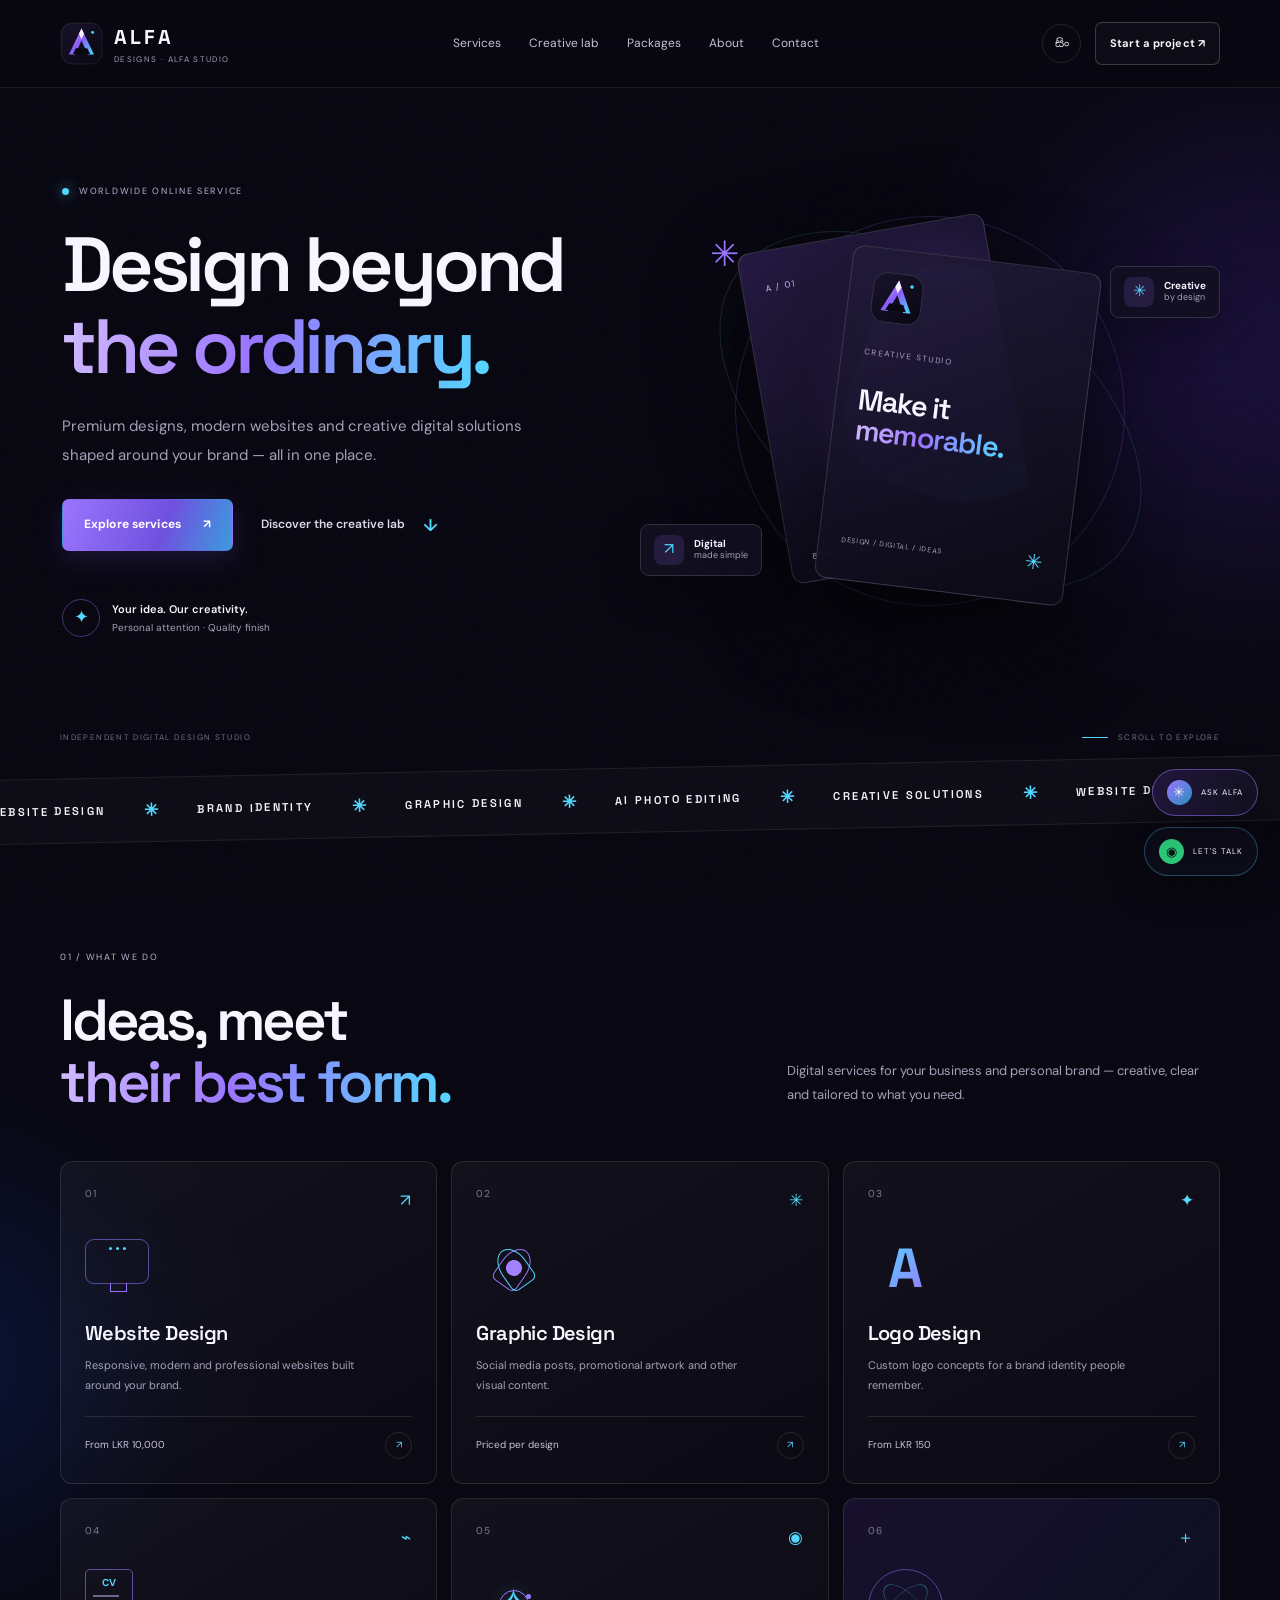
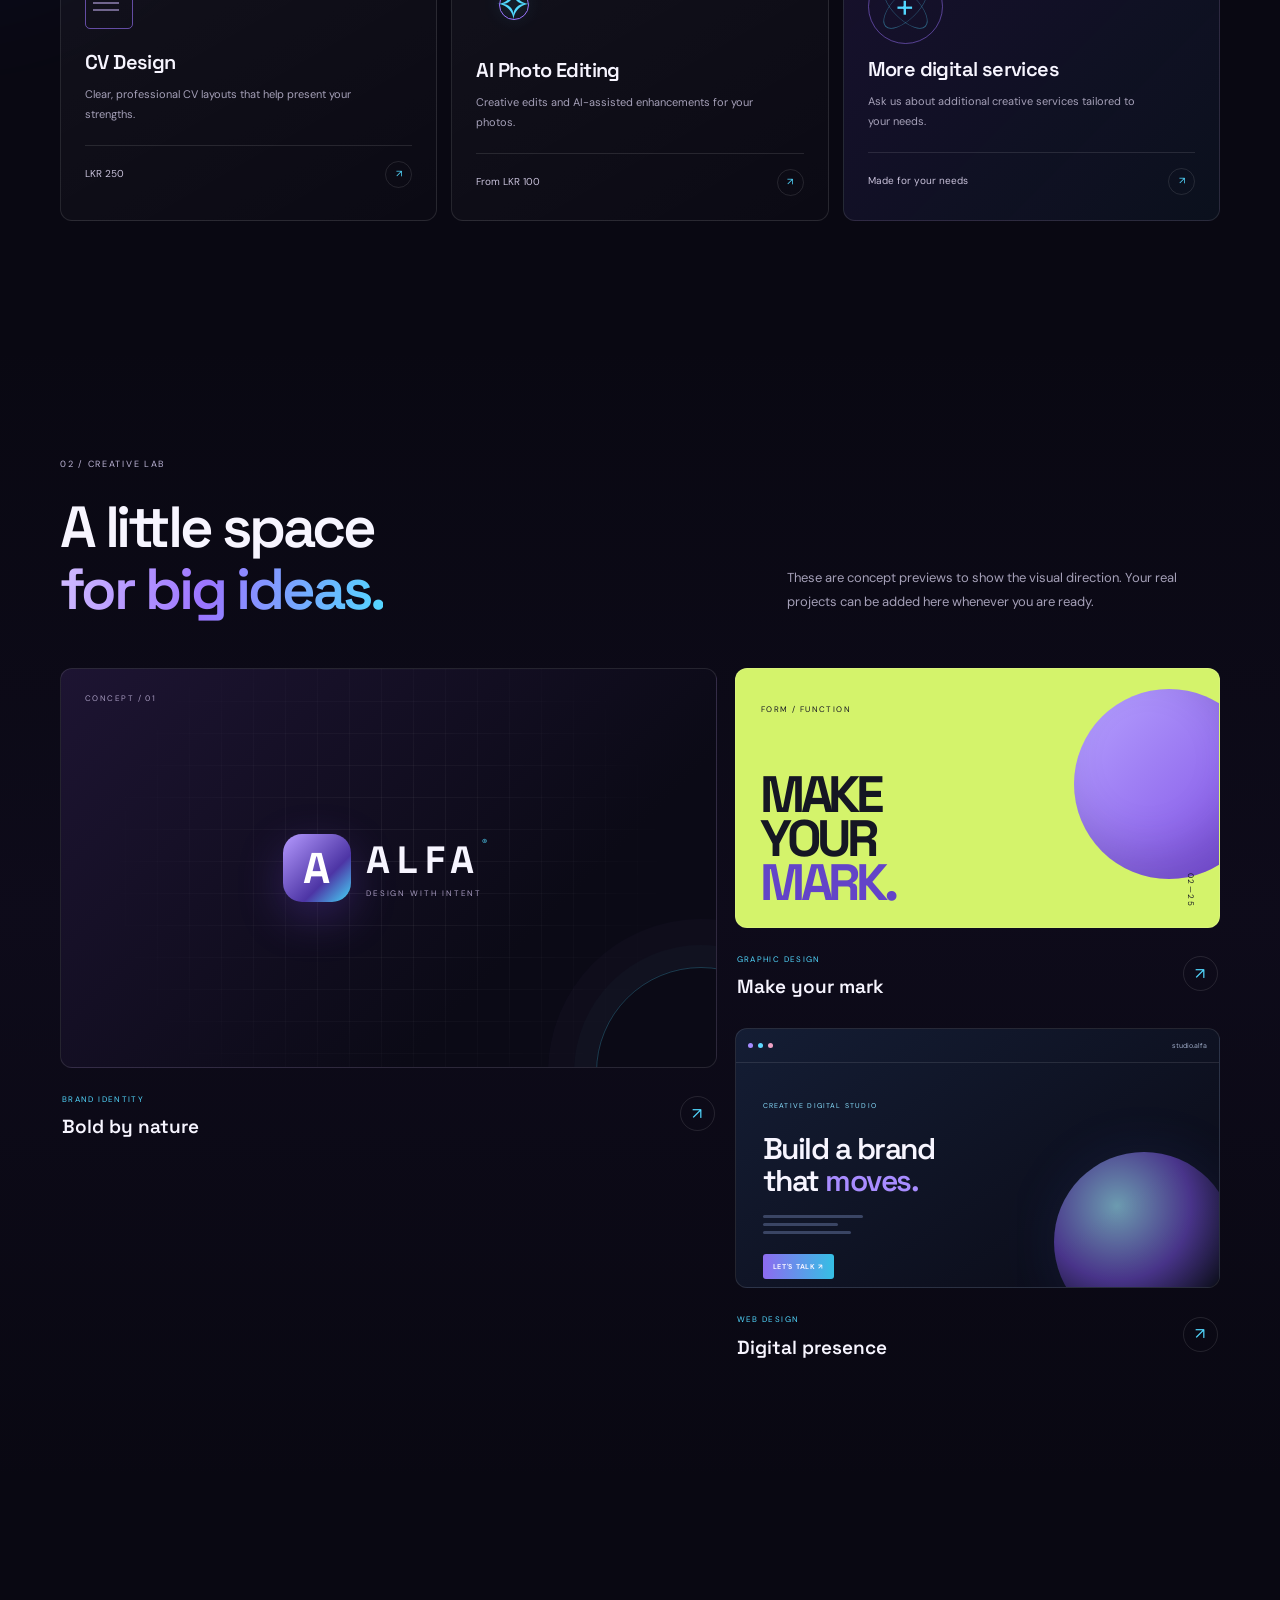
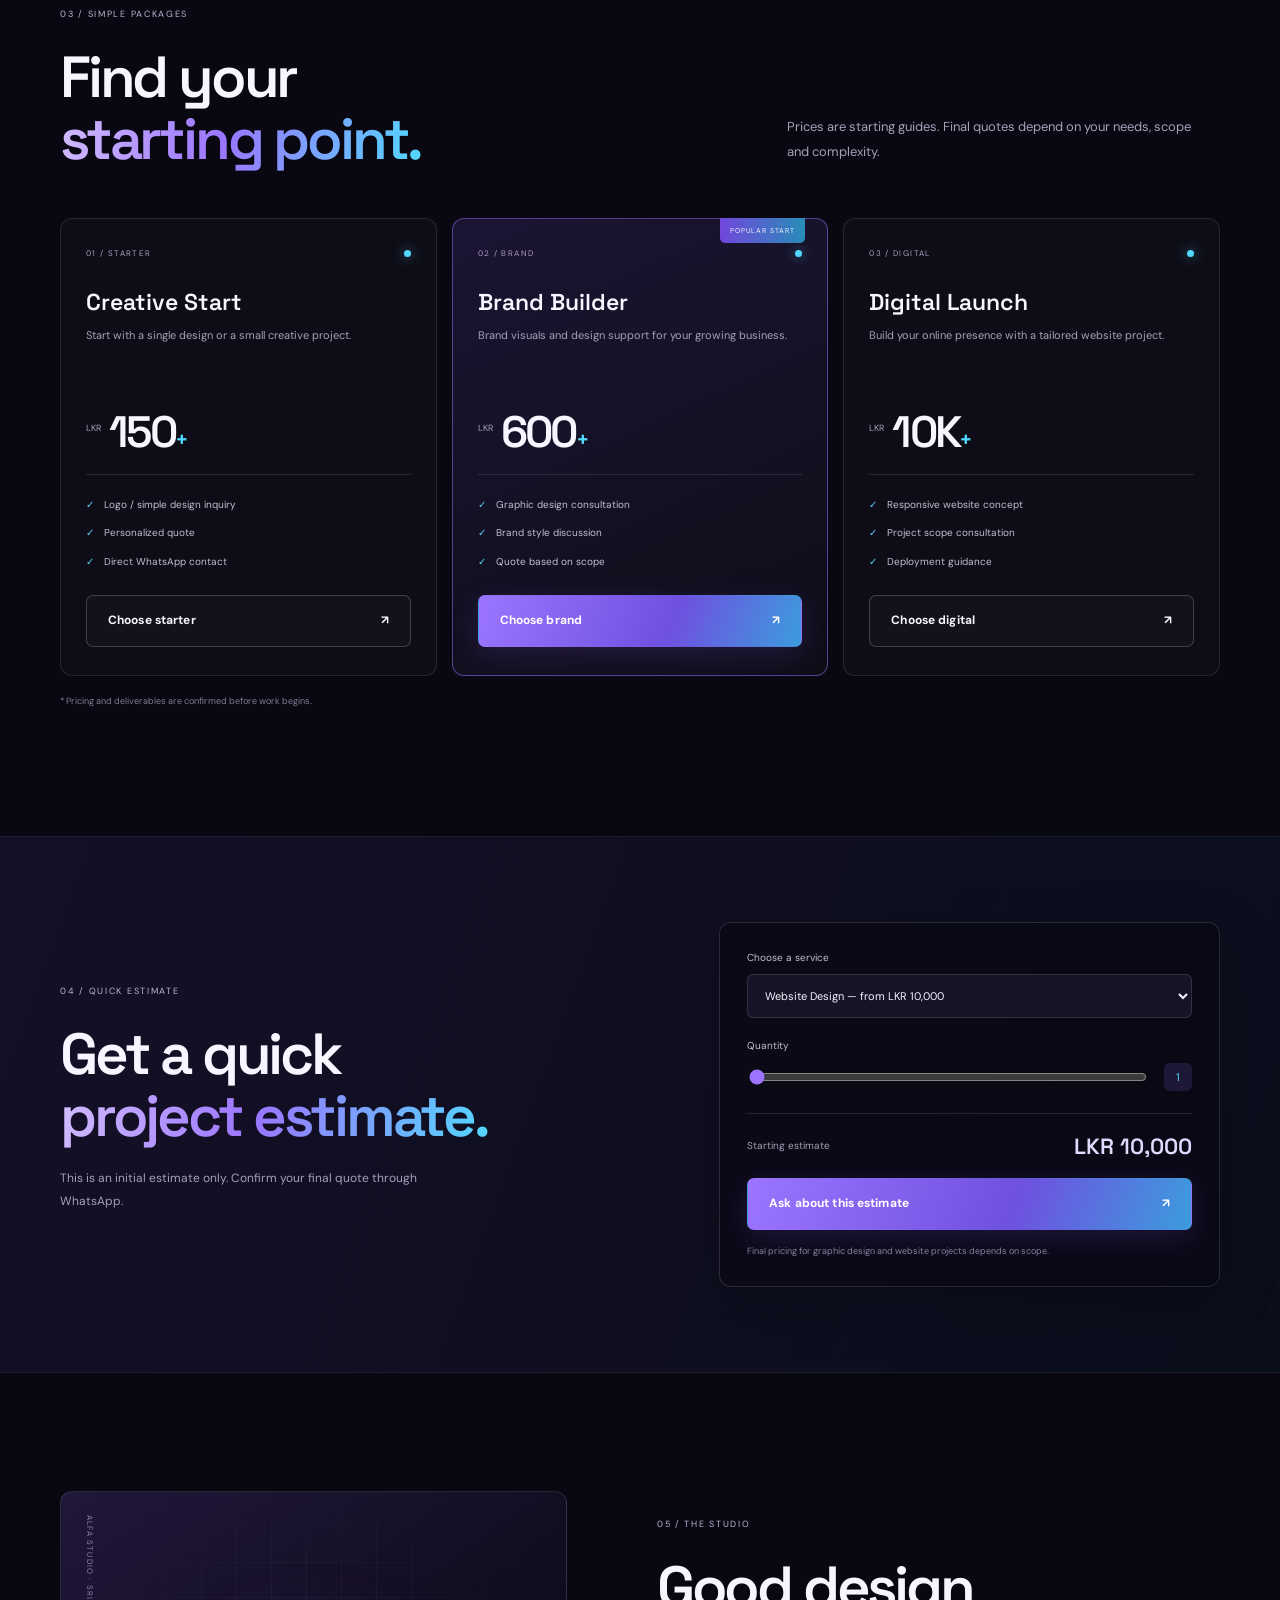
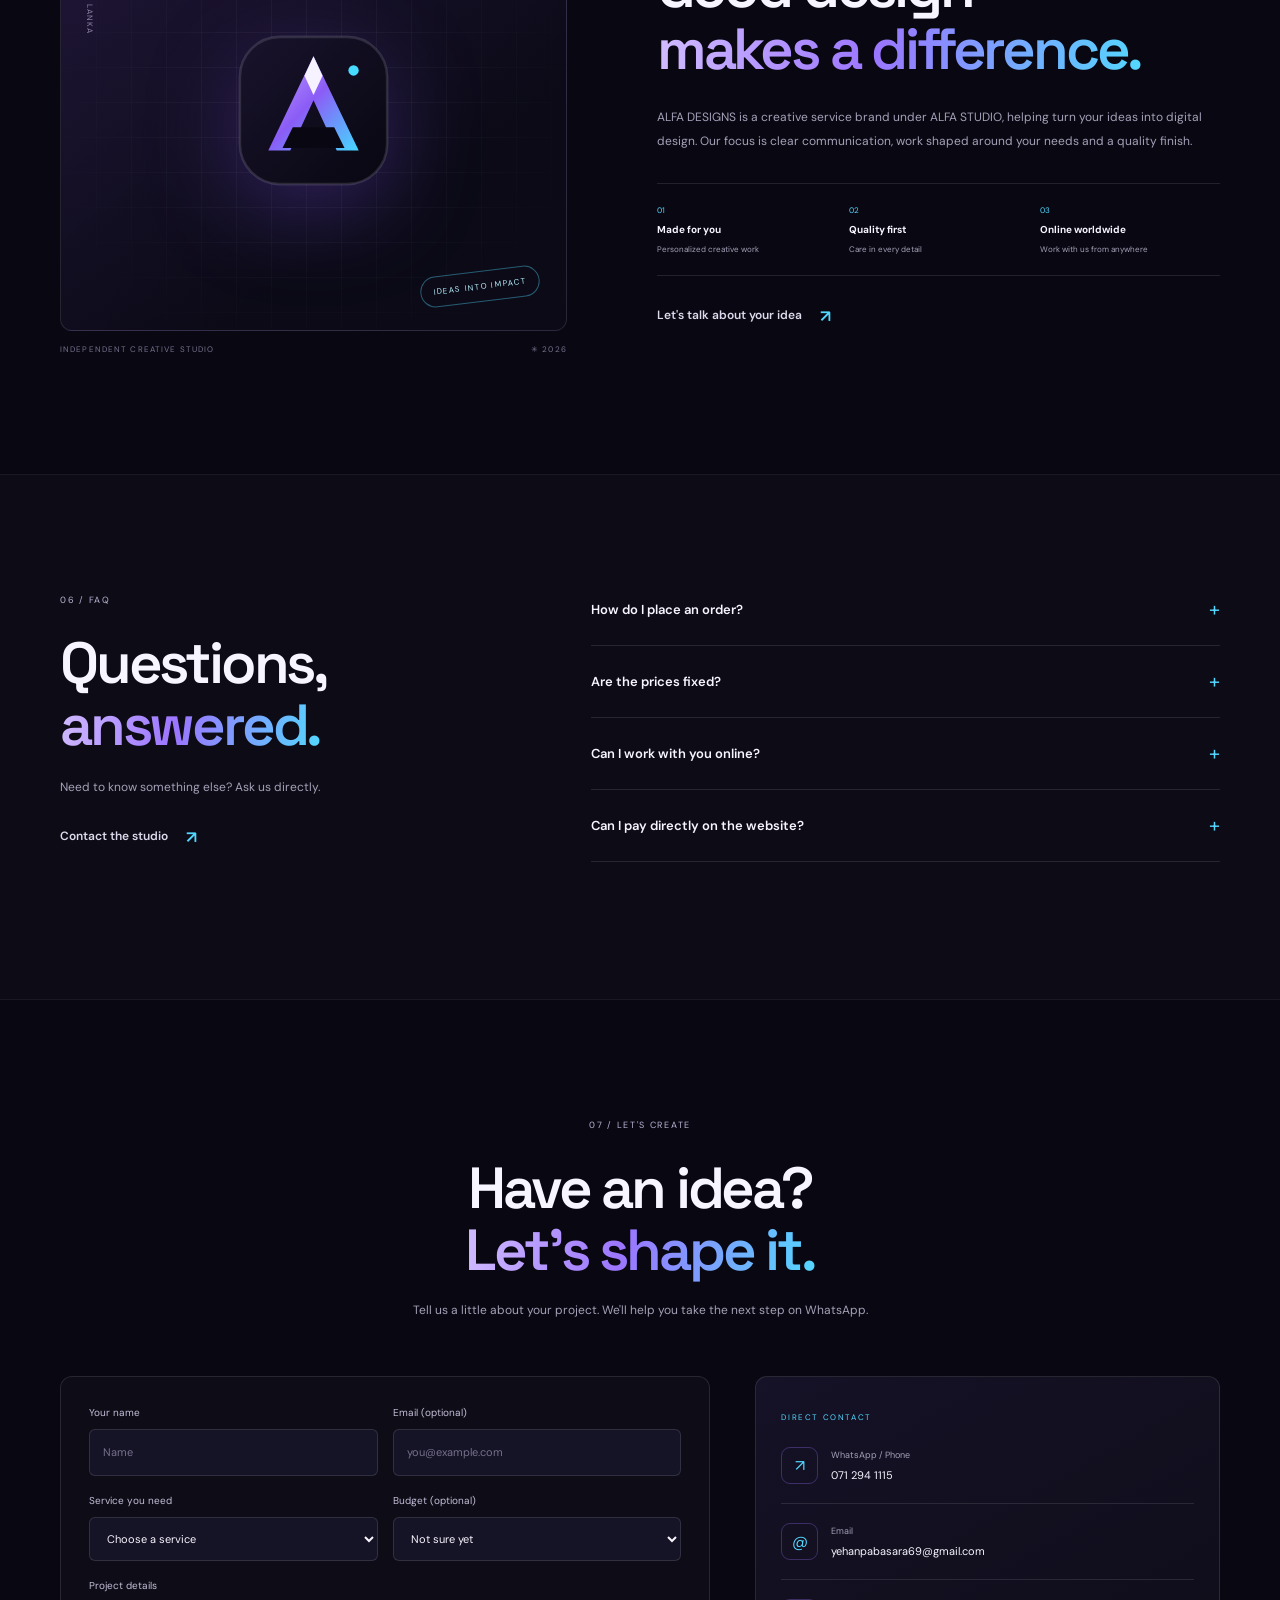
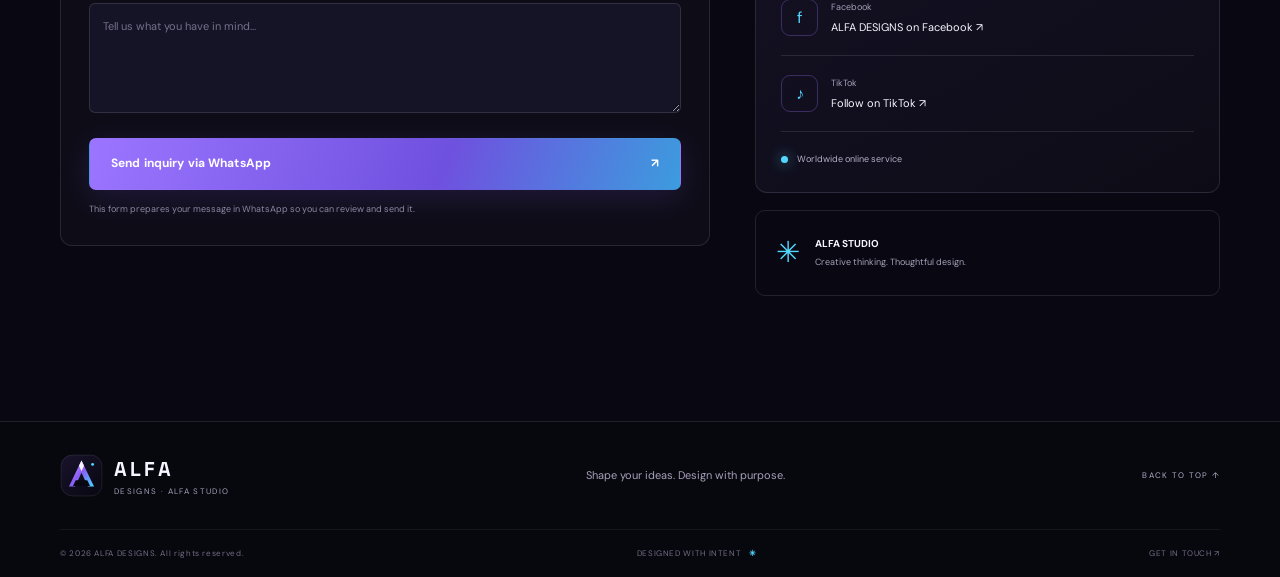
<file: index.html>
<!doctype html>
<html lang="en">
<head>
  <meta charset="utf-8">
  <meta name="viewport" content="width=device-width, initial-scale=1">
  <meta name="theme-color" content="#090812">
  <meta name="description" content="ALFA DESIGNS by ALFA STUDIO — premium website design, graphic design, logos, CV design and AI photo editing. Worldwide online service.">
  <meta property="og:title" content="ALFA DESIGNS — Design Beyond Ordinary">
  <meta property="og:description" content="Premium digital design services, made for your next big idea.">
  <meta property="og:type" content="website">
  <title>ALFA DESIGNS | Design Beyond Ordinary</title>
  <link rel="icon" href="assets/alfa-logo.svg" type="image/svg+xml">
  <link rel="preconnect" href="https://fonts.googleapis.com">
  <link rel="preconnect" href="https://fonts.gstatic.com" crossorigin>
  <link href="https://fonts.googleapis.com/css2?family=DM+Sans:wght@400;500;600;700&family=Space+Grotesk:wght@400;500;600;700&display=swap" rel="stylesheet">
  <link rel="stylesheet" href="css/style.css">
  <script defer src="js/app.js"></script>
</head>
<body>
  <div class="scroll-progress" id="scrollProgress"></div>
  <div class="ambient ambient-a" aria-hidden="true"></div>
  <div class="ambient ambient-b" aria-hidden="true"></div>
  <div class="noise" aria-hidden="true"></div>

  <header class="site-header" id="top">
    <a class="brand" href="#top" aria-label="ALFA DESIGNS home">
      <img src="assets/alfa-logo.svg" alt="" class="brand-mark">
      <span><strong>ALFA</strong><small>DESIGNS · ALFA STUDIO</small></span>
    </a>
    <button class="menu-toggle" id="menuToggle" aria-label="Open navigation" aria-expanded="false"><span></span><span></span></button>
    <nav class="nav" id="mainNav">
      <a href="#services" data-si="සේවාවන්" data-en="Services">Services</a>
      <a href="#work" data-si="නිර්මාණ" data-en="Creative lab">Creative lab</a>
      <a href="#packages" data-si="පැකේජ" data-en="Packages">Packages</a>
      <a href="#about" data-si="අප ගැන" data-en="About">About</a>
      <a href="#contact" data-si="සම්බන්ධ වන්න" data-en="Contact">Contact</a>
    </nav>
    <div class="header-actions">
      <button class="language-toggle" id="languageToggle" aria-label="Switch language">සිං</button>
      <a class="button button-small button-outline" href="#contact" data-si="Project එකක් අරඹමු ↗" data-en="Start a project ↗">Start a project ↗</a>
    </div>
  </header>

  <main>
    <section class="hero section-shell">
      <div class="hero-grid"></div>
      <div class="hero-copy reveal">
        <div class="eyebrow"><span class="live-dot"></span><span data-si="ලොව පුරා Online සේවාව" data-en="WORLDWIDE ONLINE SERVICE">WORLDWIDE ONLINE SERVICE</span></div>
        <h1 data-si="ඔබේ අදහසට<br><em>අලුත් හැඩයක්.</em>" data-en="Design beyond<br><em>the ordinary.</em>">Design beyond<br><em>the ordinary.</em></h1>
        <p class="hero-lead" data-si="ඔබේ brand එකට ගැළපෙන premium designs, modern websites සහ creative digital solutions — එකම තැනකින්." data-en="Premium designs, modern websites and creative digital solutions shaped around your brand — all in one place.">Premium designs, modern websites and creative digital solutions shaped around your brand — all in one place.</p>
        <div class="hero-actions">
          <a class="button button-primary" href="#services"><span data-si="සේවාවන් බලන්න" data-en="Explore services">Explore services</span><span>↗</span></a>
          <a class="text-link" href="#work"><span data-si="Creative Lab බලන්න" data-en="Discover the creative lab">Discover the creative lab</span><span>↓</span></a>
        </div>
        <div class="hero-proof">
          <div class="proof-icon">✦</div>
          <p><strong data-si="ඔබේ අදහස. අපේ නිර්මාණශීලීත්වය." data-en="Your idea. Our creativity.">Your idea. Our creativity.</strong><span data-si="පුද්ගලික අවධානය · ගුණාත්මක නිමාව" data-en="Personal attention · Quality finish">Personal attention · Quality finish</span></p>
        </div>
      </div>
      <div class="hero-art reveal reveal-delay">
        <div class="art-ring ring-one"></div><div class="art-ring ring-two"></div>
        <div class="art-card art-card-back"><span class="mini-label">A / 01</span><div class="abstract-shape"></div><span class="art-caption">BRAND IDENTITY</span></div>
        <div class="art-card art-card-front"><img src="assets/alfa-logo.svg" alt="ALFA abstract mark"><span class="art-kicker">CREATIVE STUDIO</span><strong>Make it<br><em>memorable.</em></strong><div class="art-bottom"><span>DESIGN / DIGITAL / IDEAS</span><span>✳</span></div></div>
        <div class="floating-chip chip-one"><span class="chip-icon">✳</span><span><b>Creative</b><small>by design</small></span></div>
        <div class="floating-chip chip-two"><span class="chip-icon">↗</span><span><b>Digital</b><small>made simple</small></span></div>
        <div class="art-star">✳</div>
      </div>
      <div class="hero-bottom"><span>INDEPENDENT DIGITAL DESIGN STUDIO</span><span class="scroll-hint"><i></i> SCROLL TO EXPLORE</span></div>
    </section>

    <section class="ticker" aria-label="Services">
      <div class="ticker-track"><span>WEBSITE DESIGN</span><b>✳</b><span>BRAND IDENTITY</span><b>✳</b><span>GRAPHIC DESIGN</span><b>✳</b><span>AI PHOTO EDITING</span><b>✳</b><span>CREATIVE SOLUTIONS</span><b>✳</b><span>WEBSITE DESIGN</span><b>✳</b><span>BRAND IDENTITY</span><b>✳</b><span>GRAPHIC DESIGN</span><b>✳</b></div>
    </section>

    <section class="section section-shell" id="services">
      <div class="section-heading reveal">
        <div><div class="eyebrow"><span>01 / WHAT WE DO</span></div><h2 data-si="අදහස් වලට<br><em>හැඩයක් දෙමු.</em>" data-en="Ideas, meet<br><em>their best form.</em>">Ideas, meet<br><em>their best form.</em></h2></div>
        <p data-si="ඔබේ ව්‍යාපාරයට සහ පුද්ගලික brand එකට ගැළපෙන ඩිජිටල් සේවාවන් — නිර්මාණශීලීව, පැහැදිලිව සහ ඔබේ අවශ්‍යතාවයට අනුව." data-en="Digital services for your business and personal brand — creative, clear and tailored to what you need.">Digital services for your business and personal brand — creative, clear and tailored to what you need.</p>
      </div>
      <div class="service-grid">
        <article class="service-card service-feature reveal"><div class="service-top"><span>01</span><span class="service-symbol">↗</span></div><div class="service-icon icon-web"><span></span><span></span><span></span></div><h3 data-si="Website Design" data-en="Website Design">Website Design</h3><p data-si="ඔබේ brand එකට ගැළපෙන responsive, modern සහ professional website." data-en="Responsive, modern and professional websites built around your brand.">Responsive, modern and professional websites built around your brand.</p><div class="service-foot"><span data-si="රු. 10,000 සිට" data-en="From LKR 10,000">From LKR 10,000</span><a href="#contact" aria-label="Ask about website design">↗</a></div></article>
        <article class="service-card reveal reveal-delay"><div class="service-top"><span>02</span><span class="service-symbol">✳</span></div><div class="service-icon icon-graphic"><span></span><span></span><span></span></div><h3 data-si="Graphic Design" data-en="Graphic Design">Graphic Design</h3><p data-si="Social media posts, promotional artwork සහ වෙනත් visual content." data-en="Social media posts, promotional artwork and other visual content.">Social media posts, promotional artwork and other visual content.</p><div class="service-foot"><span data-si="නිර්මාණය අනුව මිල" data-en="Priced per design">Priced per design</span><a href="#contact" aria-label="Ask about graphic design">↗</a></div></article>
        <article class="service-card reveal"><div class="service-top"><span>03</span><span class="service-symbol">✦</span></div><div class="service-icon icon-logo"><span>A</span></div><h3 data-si="Logo Design" data-en="Logo Design">Logo Design</h3><p data-si="මතකයේ රැඳෙන brand identity එකක් සඳහා custom logo concepts." data-en="Custom logo concepts for a brand identity people remember.">Custom logo concepts for a brand identity people remember.</p><div class="service-foot"><span data-si="රු. 150 සිට" data-en="From LKR 150">From LKR 150</span><a href="#contact" aria-label="Ask about logo design">↗</a></div></article>
        <article class="service-card reveal reveal-delay"><div class="service-top"><span>04</span><span class="service-symbol">⌁</span></div><div class="service-icon icon-cv"><span>CV</span><i></i></div><h3 data-si="CV Design" data-en="CV Design">CV Design</h3><p data-si="ඔබේ හැකියාවන් professional ලෙස පෙන්වන පැහැදිලි CV layout." data-en="Clear, professional CV layouts that help present your strengths.">Clear, professional CV layouts that help present your strengths.</p><div class="service-foot"><span data-si="රු. 250" data-en="LKR 250">LKR 250</span><a href="#contact" aria-label="Ask about CV design">↗</a></div></article>
        <article class="service-card reveal"><div class="service-top"><span>05</span><span class="service-symbol">◉</span></div><div class="service-icon icon-ai"><span>✧</span><i></i></div><h3 data-si="AI Photo Editing" data-en="AI Photo Editing">AI Photo Editing</h3><p data-si="ඔබේ ඡායාරූප සඳහා creative edits සහ AI-assisted enhancements." data-en="Creative edits and AI-assisted enhancements for your photos.">Creative edits and AI-assisted enhancements for your photos.</p><div class="service-foot"><span data-si="රු. 100 සිට" data-en="From LKR 100">From LKR 100</span><a href="#contact" aria-label="Ask about AI photo editing">↗</a></div></article>
        <article class="service-card service-more reveal reveal-delay"><div class="service-top"><span>06</span><span class="service-symbol">＋</span></div><div class="more-orbit"><span>+</span><i></i><b></b></div><h3 data-si="තවත් Digital සේවාවන්" data-en="More digital services">More digital services</h3><p data-si="ඔබට අවශ්‍ය වෙනත් නිර්මාණශීලී සේවාවන් ගැනත් අපෙන් විමසන්න." data-en="Ask us about additional creative services tailored to your needs.">Ask us about additional creative services tailored to your needs.</p><div class="service-foot"><span data-si="ඔබේ අවශ්‍යතාවයට අනුව" data-en="Made for your needs">Made for your needs</span><a href="#contact" aria-label="Ask about other services">↗</a></div></article>
      </div>
    </section>

    <section class="work-section section" id="work">
      <div class="section-shell">
        <div class="section-heading reveal"><div><div class="eyebrow"><span>02 / CREATIVE LAB</span></div><h2 data-si="නිර්මාණශීලීත්වය<br><em>දකින්න.</em>" data-en="A little space<br><em>for big ideas.</em>">A little space<br><em>for big ideas.</em></h2></div><p data-si="මෙහි පෙන්වා ඇත්තේ website එකේ look & feel එක පෙන්වන concept previews ය. ඔබේ සැබෑ projects ලැබුණු විට ඒවා මෙහි එක් කළ හැක." data-en="These are concept previews to show the visual direction. Your real projects can be added here whenever you are ready.">These are concept previews to show the visual direction. Your real projects can be added here whenever you are ready.</p></div>
        <div class="portfolio-grid">
          <article class="portfolio-card portfolio-wide reveal"><div class="portfolio-art brand-art"><div class="brand-art-grid"></div><span class="portfolio-label">CONCEPT  /  01</span><div class="brand-lockup"><span class="brand-glyph">A</span><strong>ALFA<span>®</span></strong><small>DESIGN WITH INTENT</small></div><div class="brand-orb"></div></div><div class="portfolio-meta"><div><span>BRAND IDENTITY</span><h3>Bold by nature</h3></div><span class="portfolio-arrow">↗</span></div></article>
          <article class="portfolio-card reveal reveal-delay"><div class="portfolio-art poster-art"><span class="poster-small">FORM / FUNCTION</span><div class="poster-circle"></div><strong>MAKE<br>YOUR<br><em>MARK.</em></strong><span class="poster-number">02—25</span></div><div class="portfolio-meta"><div><span>GRAPHIC DESIGN</span><h3>Make your mark</h3></div><span class="portfolio-arrow">↗</span></div></article>
          <article class="portfolio-card reveal"><div class="portfolio-art web-art"><div class="web-top"><i></i><i></i><i></i><span>studio.alfa</span></div><div class="web-content"><small>CREATIVE DIGITAL STUDIO</small><strong>Build a brand<br>that <em>moves.</em></strong><div class="web-lines"><i></i><i></i><i></i></div><b class="web-button">LET'S TALK ↗</b></div><div class="web-sphere"></div></div><div class="portfolio-meta"><div><span>WEB DESIGN</span><h3>Digital presence</h3></div><span class="portfolio-arrow">↗</span></div></article>
        </div>
      </div>
    </section>

    <section class="section section-shell packages-section" id="packages">
      <div class="section-heading reveal"><div><div class="eyebrow"><span>03 / SIMPLE PACKAGES</span></div><h2 data-si="ඔබට ගැළපෙන<br><em>ආරම්භයක්.</em>" data-en="Find your<br><em>starting point.</em>">Find your<br><em>starting point.</em></h2></div><p data-si="මිල ගණන් ආරම්භක මාර්ගෝපදේශ පමණි. අවසාන ගාස්තුව ඔබේ අවශ්‍යතාවය සහ වැඩ ප්‍රමාණය අනුව තහවුරු කරමු." data-en="Prices are starting guides. Final quotes depend on your needs, scope and complexity.">Prices are starting guides. Final quotes depend on your needs, scope and complexity.</p></div>
      <div class="pricing-grid">
        <article class="price-card reveal"><div class="price-top"><span>01 / STARTER</span><span class="price-dot"></span></div><h3>Creative Start</h3><p data-si="එක් නිර්මාණයකින් හෝ කුඩා project එකකින් පටන් ගන්න." data-en="Start with a single design or a small creative project.">Start with a single design or a small creative project.</p><div class="price-amount"><small>LKR</small><strong>150<span>+</span></strong></div><ul><li>Logo / simple design inquiry</li><li>Personalized quote</li><li>Direct WhatsApp contact</li></ul><a class="button button-outline button-full order-package" data-package="Creative Start" href="#contact">Choose starter <span>↗</span></a></article>
        <article class="price-card price-card-featured reveal reveal-delay"><div class="popular-tag">POPULAR START</div><div class="price-top"><span>02 / BRAND</span><span class="price-dot"></span></div><h3>Brand Builder</h3><p data-si="ඔබේ business එකට ගැළපෙන brand visuals සහ design support." data-en="Brand visuals and design support for your growing business.">Brand visuals and design support for your growing business.</p><div class="price-amount"><small>LKR</small><strong>600<span>+</span></strong></div><ul><li>Graphic design consultation</li><li>Brand style discussion</li><li>Quote based on scope</li></ul><a class="button button-primary button-full order-package" data-package="Brand Builder" href="#contact">Choose brand <span>↗</span></a></article>
        <article class="price-card reveal"><div class="price-top"><span>03 / DIGITAL</span><span class="price-dot"></span></div><h3>Digital Launch</h3><p data-si="ඔබේ online presence එක ගොඩනගන්න website design එකක්." data-en="Build your online presence with a tailored website project.">Build your online presence with a tailored website project.</p><div class="price-amount"><small>LKR</small><strong>10K<span>+</span></strong></div><ul><li>Responsive website concept</li><li>Project scope consultation</li><li>Deployment guidance</li></ul><a class="button button-outline button-full order-package" data-package="Digital Launch" href="#contact">Choose digital <span>↗</span></a></article>
      </div>
      <p class="fine-print" data-si="* මිල ගණන් සහ deliverables project එක භාරගැනීමට පෙර තහවුරු කරනු ලැබේ." data-en="* Pricing and deliverables are confirmed before work begins.">* Pricing and deliverables are confirmed before work begins.</p>
    </section>

    <section class="calculator-section section">
      <div class="section-shell calculator-wrap reveal">
        <div><div class="eyebrow"><span>04 / QUICK ESTIMATE</span></div><h2 data-si="ඔබේ project එකට<br><em>ආසන්න estimate එකක්.</em>" data-en="Get a quick<br><em>project estimate.</em>">Get a quick<br><em>project estimate.</em></h2><p data-si="මෙය මුල් ඇස්තමේන්තුවක් පමණයි. අවසාන මිල WhatsApp හරහා තහවුරු කරගන්න." data-en="This is an initial estimate only. Confirm your final quote through WhatsApp.">This is an initial estimate only. Confirm your final quote through WhatsApp.</p></div>
        <div class="calculator-card">
          <label for="serviceSelect" data-si="සේවාව තෝරන්න" data-en="Choose a service">Choose a service</label>
          <select id="serviceSelect"><option value="10000" data-si="Website Design — රු. 10,000 සිට" data-en="Website Design — from LKR 10,000">Website Design — from LKR 10,000</option><option value="150" data-si="Logo Design — රු. 150 සිට" data-en="Logo Design — from LKR 150">Logo Design — from LKR 150</option><option value="250" data-si="CV Design — රු. 250" data-en="CV Design — LKR 250">CV Design — LKR 250</option><option value="100" data-si="AI Photo Editing — රු. 100 සිට" data-en="AI Photo Editing — from LKR 100">AI Photo Editing — from LKR 100</option><option value="600" data-si="Graphic Design — රු. 600 සිට (estimate)" data-en="Graphic Design — from LKR 600 (estimate)">Graphic Design — from LKR 600 (estimate)</option></select>
          <label for="quantity" data-si="ප්‍රමාණය" data-en="Quantity">Quantity</label>
          <div class="quantity-row"><input type="range" id="quantity" min="1" max="10" value="1"><output id="quantityValue">1</output></div>
          <div class="estimate-total"><span data-si="ආරම්භක estimate එක" data-en="Starting estimate">Starting estimate</span><strong id="estimateValue">LKR 10,000</strong></div>
          <button class="button button-primary button-full" id="estimateOrder"><span data-si="මේ estimate එක ගැන විමසන්න" data-en="Ask about this estimate">Ask about this estimate</span><span>↗</span></button>
          <small class="calculator-note" data-si="Graphic design සහ website projects සඳහා අවසාන මිල scope එක අනුව වෙනස් වේ." data-en="Final pricing for graphic design and website projects depends on scope.">Final pricing for graphic design and website projects depends on scope.</small>
        </div>
      </div>
    </section>

    <section class="section section-shell" id="about">
      <div class="about-grid">
        <div class="about-visual reveal"><div class="about-frame"><div class="about-grid-lines"></div><img src="assets/alfa-logo.svg" alt="" class="about-logo"><span class="about-stamp">IDEAS INTO IMPACT</span><div class="about-side-label">ALFA STUDIO · SRI LANKA</div></div><div class="about-caption"><span>INDEPENDENT CREATIVE STUDIO</span><span>✳ 2026</span></div></div>
        <div class="about-copy reveal reveal-delay"><div class="eyebrow"><span>05 / THE STUDIO</span></div><h2 data-si="හොඳ නිර්මාණයක්<br><em>වෙනසක් කරයි.</em>" data-en="Good design<br><em>makes a difference.</em>">Good design<br><em>makes a difference.</em></h2><p data-si="ALFA DESIGNS යනු ALFA STUDIO යටතේ ඔබේ අදහස් ඩිජිටල් නිර්මාණ බවට පත් කිරීමට කැපවූ creative service brand එකකි. සරල සන්නිවේදනය, ඔබේ අවශ්‍යතාවයට ගැළපෙන නිර්මාණ සහ ගුණාත්මක නිමාව අපේ අරමුණයි." data-en="ALFA DESIGNS is a creative service brand under ALFA STUDIO, helping turn your ideas into digital design. Our focus is clear communication, work shaped around your needs and a quality finish.">ALFA DESIGNS is a creative service brand under ALFA STUDIO, helping turn your ideas into digital design. Our focus is clear communication, work shaped around your needs and a quality finish.</p><div class="about-values"><div><span>01</span><strong>Made for you</strong><small>Personalized creative work</small></div><div><span>02</span><strong>Quality first</strong><small>Care in every detail</small></div><div><span>03</span><strong>Online worldwide</strong><small>Work with us from anywhere</small></div></div><a class="text-link" href="#contact"><span data-si="ඔබේ අදහස ගැන කතා කරමු" data-en="Let's talk about your idea">Let's talk about your idea</span><span>↗</span></a></div>
      </div>
    </section>

    <section class="faq-section section">
      <div class="section-shell faq-layout"><div class="reveal"><div class="eyebrow"><span>06 / FAQ</span></div><h2 data-si="නිතර අසන<br><em>ප්‍රශ්න.</em>" data-en="Questions,<br><em>answered.</em>">Questions,<br><em>answered.</em></h2><p data-si="තවත් දෙයක් දැනගන්න ඕනද? කෙළින්ම අපෙන් විමසන්න." data-en="Need to know something else? Ask us directly.">Need to know something else? Ask us directly.</p><a class="text-link" href="#contact"><span>Contact the studio</span><span>↗</span></a></div><div class="faq-list reveal reveal-delay">
        <details><summary data-si="වැඩක් order කරන්නේ කොහොමද?" data-en="How do I place an order?">How do I place an order?</summary><p data-si="Contact form එක පුරවන්න හෝ WhatsApp බොත්තම ඔබා ඔබේ අවශ්‍යතාවය, deadline සහ reference තිබේ නම් එවන්න." data-en="Fill in the inquiry form or use WhatsApp to send your requirements, deadline and any references you have.">Fill in the inquiry form or use WhatsApp to send your requirements, deadline and any references you have.</p></details>
        <details><summary data-si="මිල ගණන් ස්ථිරද?" data-en="Are the prices fixed?">Are the prices fixed?</summary><p data-si="Website සහ graphic design මිල වැඩ ප්‍රමාණය, complexity සහ අවශ්‍ය revisions අනුව වෙනස් විය හැක. වැඩ පටන්ගැනීමට පෙර quote එක තහවුරු කරමු." data-en="Website and graphic design prices can vary with scope, complexity and revisions. We confirm a quote before work begins.">Website and graphic design prices can vary with scope, complexity and revisions. We confirm a quote before work begins.</p></details>
        <details><summary data-si="Online හරහා සේවාව ලබාගන්න පුළුවන්ද?" data-en="Can I work with you online?">Can I work with you online?</summary><p data-si="ඔව්. ALFA DESIGNS ලොව පුරා online inquiries භාරගනී. Delivery details සේවාව අනුව තහවුරු කරමු." data-en="Yes. ALFA DESIGNS accepts online inquiries worldwide. Delivery details are confirmed based on the service.">Yes. ALFA DESIGNS accepts online inquiries worldwide. Delivery details are confirmed based on the service.</p></details>
        <details><summary data-si="Website එකේ payment කරන්න පුළුවන්ද?" data-en="Can I pay directly on the website?">Can I pay directly on the website?</summary><p data-si="දැනට website එක payment gateway එකකට සම්බන්ධ කර නැහැ. ගෙවීම් ක්‍රම සහ කොන්දේසි order එක තහවුරු කරන විට සෘජුව සාකච්ඡා කරමු." data-en="The website is not connected to a payment gateway yet. Payment methods and terms can be agreed directly when confirming your order.">The website is not connected to a payment gateway yet. Payment methods and terms can be agreed directly when confirming your order.</p></details>
      </div></div>
    </section>

    <section class="contact-section section" id="contact">
      <div class="section-shell">
        <div class="contact-heading reveal"><div class="eyebrow"><span>07 / LET'S CREATE</span></div><h2 data-si="ඔබේ අදහසට<br><em>අපි හැඩයක් දෙමු.</em>" data-en="Have an idea?<br><em>Let's shape it.</em>">Have an idea?<br><em>Let's shape it.</em></h2><p data-si="ඔබේ project එක ගැන විස්තර එවන්න. අපි WhatsApp හරහා සම්බන්ධ වෙමු." data-en="Tell us a little about your project. We'll help you take the next step on WhatsApp.">Tell us a little about your project. We'll help you take the next step on WhatsApp.</p></div>
        <div class="contact-grid">
          <form class="contact-form reveal" id="contactForm">
            <div class="form-row"><div class="field"><label for="customerName" data-si="ඔබේ නම" data-en="Your name">Your name</label><input id="customerName" name="name" required placeholder="Name"></div><div class="field"><label for="customerEmail" data-si="Email (අත්‍යවශ්‍ය නැහැ)" data-en="Email (optional)">Email (optional)</label><input id="customerEmail" name="email" type="email" placeholder="you@example.com"></div></div>
            <div class="form-row"><div class="field"><label for="customerService" data-si="අවශ්‍ය සේවාව" data-en="Service you need">Service you need</label><select id="customerService" name="service" required><option value="">Choose a service</option><option>Website Design</option><option>Graphic Design</option><option>Logo Design</option><option>CV Design</option><option>AI Photo Editing</option><option>Other Digital Service</option></select></div><div class="field"><label for="customerBudget" data-si="Budget (විකල්ප)" data-en="Budget (optional)">Budget (optional)</label><select id="customerBudget" name="budget"><option>Not sure yet</option><option>Under LKR 1,000</option><option>LKR 1,000–10,000</option><option>LKR 10,000+</option></select></div></div>
            <div class="field"><label for="customerMessage" data-si="Project විස්තර" data-en="Project details">Project details</label><textarea id="customerMessage" name="message" rows="4" required placeholder="Tell us what you have in mind..."></textarea></div>
            <button class="button button-primary button-full" type="submit"><span data-si="WhatsApp හරහා inquiry එක යවන්න" data-en="Send inquiry via WhatsApp">Send inquiry via WhatsApp</span><span>↗</span></button>
            <p class="form-note" data-si="මෙම form එක ඔබේ message එක WhatsApp තුළ සකස් කරයි. යැවීමට පෙර ඔබට එය පරීක්ෂා කළ හැක." data-en="This form prepares your message in WhatsApp so you can review and send it.">This form prepares your message in WhatsApp so you can review and send it.</p>
          </form>
          <aside class="contact-aside reveal reveal-delay"><div class="contact-card"><span class="contact-card-label">DIRECT CONTACT</span><div class="contact-method"><span class="contact-icon">↗</span><div><small>WhatsApp / Phone</small><a href="tel:+94712941115">071 294 1115</a></div></div><div class="contact-method"><span class="contact-icon">@</span><div><small>Email</small><a href="mailto:yehanpabasara69@gmail.com">yehanpabasara69@gmail.com</a></div></div><div class="contact-method"><span class="contact-icon">f</span><div><small>Facebook</small><a href="https://www.facebook.com/share/19dqWCDrpA/" target="_blank" rel="noopener noreferrer">ALFA DESIGNS on Facebook ↗</a></div></div><div class="contact-method"><span class="contact-icon">♪</span><div><small>TikTok</small><a href="https://www.tiktok.com/@mathaka_page_1?_r=1&_t=ZS-9Ae9ltmxczl" target="_blank" rel="noopener noreferrer">Follow on TikTok ↗</a></div></div><div class="contact-location"><span class="live-dot"></span><span>Worldwide online service</span></div></div><div class="contact-note"><span>✳</span><p><strong>ALFA STUDIO</strong><br><small>Creative thinking. Thoughtful design.</small></p></div></aside>
        </div>
      </div>
    </section>
  </main>

  <footer class="footer">
    <div class="section-shell footer-top"><a class="brand" href="#top"><img src="assets/alfa-logo.svg" alt="" class="brand-mark"><span><strong>ALFA</strong><small>DESIGNS · ALFA STUDIO</small></span></a><p data-si="අදහස් වලට හැඩයක්. නිර්මාණ වලට අරමුණක්." data-en="Shape your ideas. Design with purpose.">Shape your ideas. Design with purpose.</p><a href="#top" class="back-top">BACK TO TOP ↑</a></div>
    <div class="section-shell footer-bottom"><span>© <span id="year"></span> ALFA DESIGNS. All rights reserved.</span><span>DESIGNED WITH INTENT <b>✳</b></span><span><a href="mailto:yehanpabasara69@gmail.com">GET IN TOUCH ↗</a></span></div>
  </footer>

  <a class="floating-whatsapp" href="https://wa.me/94712941115?text=Hello%20ALFA%20DESIGNS%2C%20I%20would%20like%20to%20ask%20about%20your%20services." target="_blank" rel="noopener noreferrer" aria-label="Chat with ALFA DESIGNS on WhatsApp"><span>◉</span><small>LET'S TALK</small></a>
  <button class="back-to-top" id="backToTop" aria-label="Back to top">↑</button>
  <div class="toast" id="toast" role="status" aria-live="polite"></div>

  <div class="assistant-widget" id="assistantWidget">
    <button class="assistant-launcher" id="assistantLauncher" aria-expanded="false" aria-controls="assistantPanel" aria-label="Open ALFA quick assistant"><span class="assistant-spark">✳</span><span class="assistant-launcher-text">ASK ALFA</span></button>
    <section class="assistant-panel" id="assistantPanel" aria-label="ALFA quick assistant" hidden>
      <div class="assistant-head"><div class="assistant-avatar">A✳</div><div><strong>ALFA Quick Assistant</strong><small>Instant service guide · Demo</small></div><button id="assistantClose" class="assistant-close" aria-label="Close assistant">×</button></div>
      <div class="assistant-messages" id="assistantMessages" aria-live="polite"><div class="assistant-bubble assistant-bot">Hi! 👋 I can help you explore ALFA DESIGNS services. What would you like to know?</div></div>
      <div class="assistant-quick" id="assistantQuick"><button data-question="What services do you offer?">Services</button><button data-question="What are your prices?">Prices</button><button data-question="How do I order?">How to order</button></div>
      <form class="assistant-form" id="assistantForm"><input id="assistantInput" placeholder="Ask about our services…" aria-label="Ask ALFA a question" autocomplete="off" required><button aria-label="Send message" type="submit">↗</button></form>
      <p class="assistant-disclaimer">This is a local demo assistant, not a live AI or customer-support system.</p>
    </section>
  </div>

</body>
</html>
</file>
<file: css/style.css>
@import url('https://fonts.googleapis.com/css2?family=Noto+Sans+Sinhala:wght@400;500;600;700&display=swap');
:root{--bg:#090812;--panel:#11101d;--panel2:#151326;--text:#f7f5ff;--muted:#a5a0b8;--purple:#9b75ff;--purple2:#7147db;--blue:#52d8ff;--line:rgba(255,255,255,.105);--font:"DM Sans","Noto Sans Sinhala",sans-serif;--display:"Space Grotesk","Noto Sans Sinhala",sans-serif;--ease:cubic-bezier(.2,.75,.25,1)}
*{box-sizing:border-box}html{scroll-behavior:smooth;scroll-padding-top:90px}body{margin:0;background:var(--bg);color:var(--text);font-family:var(--font);line-height:1.65;overflow-x:hidden}body.menu-open{overflow:hidden}a{color:inherit;text-decoration:none}button,input,select,textarea{font:inherit}button,a{-webkit-tap-highlight-color:transparent}button{color:inherit}.section-shell{width:min(1160px,calc(100% - 48px));margin-inline:auto}.section{padding:118px 0;position:relative}.scroll-progress{position:fixed;top:0;left:0;width:0;height:3px;background:linear-gradient(90deg,var(--purple),var(--blue));z-index:1000}.noise{position:fixed;inset:0;pointer-events:none;z-index:50;opacity:.022;background-image:url("data:image/svg+xml,%3Csvg viewBox='0 0 180 180' xmlns='http://www.w3.org/2000/svg'%3E%3Cfilter id='n'%3E%3CfeTurbulence type='fractalNoise' baseFrequency='.9' numOctaves='3' stitchTiles='stitch'/%3E%3C/filter%3E%3Crect width='100%25' height='100%25' filter='url(%23n)' opacity='.5'/%3E%3C/svg%3E")}.ambient{position:absolute;pointer-events:none;filter:blur(95px);border-radius:50%;opacity:.17}.ambient-a{width:400px;height:400px;top:150px;right:-180px;background:#713cff}.ambient-b{width:320px;height:320px;top:1200px;left:-220px;background:#145dff}
.site-header{height:88px;padding:0 max(24px,calc((100vw - 1160px)/2));display:flex;align-items:center;justify-content:space-between;border-bottom:1px solid rgba(255,255,255,.07);position:sticky;top:0;z-index:100;background:rgba(9,8,18,.83);backdrop-filter:blur(20px)}.brand{display:flex;align-items:center;gap:11px;flex-shrink:0}.brand-mark{width:43px;height:43px}.brand>span{display:flex;flex-direction:column;line-height:1.08}.brand strong{font:700 20px var(--display);letter-spacing:.16em}.brand small{font-size:8px;letter-spacing:.17em;color:var(--muted);margin-top:5px}.nav{display:flex;align-items:center;gap:28px}.nav a{font-size:12px;color:#c5c0d5;transition:color .25s}.nav a:hover{color:var(--blue)}.header-actions{display:flex;align-items:center;gap:14px}.language-toggle{border:1px solid var(--line);border-radius:50%;width:39px;height:39px;background:transparent;font-size:11px;cursor:pointer;transition:.3s}.language-toggle:hover{border-color:var(--purple);color:var(--blue);transform:rotate(-8deg)}.menu-toggle{display:none}.button{display:inline-flex;align-items:center;justify-content:center;gap:22px;padding:15px 21px;border-radius:7px;border:1px solid transparent;font-size:12px;font-weight:700;letter-spacing:.01em;cursor:pointer;transition:transform .3s var(--ease),box-shadow .3s,border-color .3s,background .3s}.button:hover{transform:translateY(-3px)}.button-primary{background:linear-gradient(110deg,#9b75ff,#6f51df 60%,#3c9cde);color:#fff;box-shadow:0 8px 30px rgba(123,81,230,.18)}.button-primary:hover{box-shadow:0 12px 35px rgba(123,81,230,.32)}.button-outline{border-color:rgba(255,255,255,.19);background:rgba(255,255,255,.025)}.button-outline:hover{border-color:var(--purple);background:rgba(155,117,255,.08)}.button-small{padding:11px 14px;font-size:11px}.button-full{width:100%;justify-content:space-between}.text-link{display:inline-flex;gap:18px;align-items:center;font-size:12px;font-weight:600;color:#ded9ed}.text-link span:last-child{color:var(--blue);font-size:17px;transition:transform .25s}.text-link:hover span:last-child{transform:translate(4px,-2px)}
.hero{min-height:680px;display:grid;grid-template-columns:1fr 1fr;align-items:center;position:relative;padding-top:70px;padding-bottom:105px}.hero-grid{position:absolute;inset:0;opacity:.16;pointer-events:none;background-image:linear-gradient(rgba(255,255,255,.055) 1px,transparent 1px),linear-gradient(90deg,rgba(255,255,255,.055) 1px,transparent 1px);background-size:64px 64px;mask-image:linear-gradient(90deg,#000,transparent 85%)}.hero-copy{position:relative;z-index:2;padding:20px 0 20px 2px}.eyebrow{font-size:9px;letter-spacing:.19em;color:#bcb4d6;display:flex;align-items:center;gap:10px;margin-bottom:24px}.live-dot{width:7px;height:7px;background:var(--blue);display:inline-block;border-radius:50%;box-shadow:0 0 13px rgba(82,216,255,.75)}h1,h2,h3,p{margin-top:0}h1,h2{font-family:var(--display);font-weight:600;letter-spacing:-.055em;line-height:1.07}h1{font-size:clamp(48px,6vw,78px);margin-bottom:25px}h1 em,h2 em,.hero-art em{font-style:normal;background:linear-gradient(100deg,#d2bdff 0%,#9b75ff 45%,#53d8ff 100%);color:transparent;background-clip:text;-webkit-background-clip:text}.hero-lead{max-width:480px;font-size:15px;line-height:1.9;color:var(--muted);margin-bottom:30px}.hero-actions{display:flex;align-items:center;gap:28px;flex-wrap:wrap}.hero-proof{display:flex;align-items:center;gap:12px;margin-top:48px}.proof-icon{width:38px;height:38px;border:1px solid rgba(155,117,255,.4);border-radius:50%;display:grid;place-items:center;color:var(--blue);font-size:18px}.hero-proof p{display:flex;flex-direction:column;gap:2px;margin:0}.hero-proof strong{font-size:11px;font-weight:600}.hero-proof span{font-size:10px;color:var(--muted)}.hero-art{min-height:460px;position:relative;display:grid;place-items:center;perspective:1000px}.art-ring{position:absolute;border:1px solid rgba(155,117,255,.2);border-radius:50%;transform:rotate(-22deg)}.ring-one{width:390px;height:390px}.ring-two{width:475px;height:285px;border-color:rgba(82,216,255,.16);transform:rotate(35deg)}.art-card{position:absolute;width:250px;height:335px;border:1px solid rgba(255,255,255,.15);border-radius:12px;overflow:hidden;box-shadow:0 35px 100px rgba(0,0,0,.45)}.art-card-back{transform:translate(-42px,-12px) rotate(-10deg);background:linear-gradient(145deg,#261a43,#0d0c19 70%);padding:22px}.mini-label{font-size:9px;letter-spacing:.15em;color:#c7b6f9}.abstract-shape{position:absolute;width:230px;height:230px;right:-75px;top:55px;border-radius:42% 58% 63% 37%;background:linear-gradient(135deg,#9e79ff,#5332ad 60%,#36c7f2);filter:drop-shadow(0 0 35px rgba(145,94,255,.35));transform:rotate(28deg)}.art-caption{position:absolute;bottom:18px;left:22px;font-size:8px;letter-spacing:.22em;color:#c8c0da}.art-card-front{transform:translate(28px,15px) rotate(7deg);background:linear-gradient(155deg,rgba(33,26,57,.97),rgba(11,10,21,.97));padding:22px;display:flex;flex-direction:column}.art-card-front img{width:52px;height:52px;margin-bottom:24px}.art-kicker{font-size:8px;letter-spacing:.18em;color:#aaa0c7}.art-card-front>strong{font:600 29px/1.05 var(--display);letter-spacing:-.05em;margin-top:26px}.art-bottom{margin-top:auto;display:flex;align-items:center;justify-content:space-between;color:#a8a1bc;font-size:7px;letter-spacing:.1em}.art-bottom span:last-child{font-size:21px;color:var(--blue)}.floating-chip{position:absolute;z-index:3;display:flex;align-items:center;gap:10px;padding:10px 13px;border:1px solid rgba(255,255,255,.14);border-radius:9px;background:rgba(19,16,34,.85);backdrop-filter:blur(14px);box-shadow:0 15px 40px rgba(0,0,0,.25);animation:float 5s ease-in-out infinite}.chip-one{top:85px;right:0}.chip-two{bottom:65px;left:0;animation-delay:-2s}.chip-icon{width:30px;height:30px;border-radius:8px;background:rgba(155,117,255,.15);color:var(--blue);display:grid;place-items:center}.floating-chip span:last-child{display:flex;flex-direction:column;line-height:1.3}.floating-chip b{font-size:10px}.floating-chip small{font-size:9px;color:var(--muted)}.art-star{position:absolute;top:45px;left:12%;font-size:35px;color:var(--purple);animation:spin 16s linear infinite}.hero-bottom{position:absolute;bottom:24px;left:0;right:0;display:flex;justify-content:space-between;color:#746e87;font-size:8px;letter-spacing:.17em}.scroll-hint{display:flex;align-items:center;gap:10px}.scroll-hint i{width:26px;height:1px;background:var(--blue)}
.ticker{border-block:1px solid rgba(255,255,255,.08);overflow:hidden;background:rgba(255,255,255,.018);transform:rotate(-1.1deg) scale(1.02);padding:17px 0}.ticker-track{display:flex;align-items:center;justify-content:space-around;gap:38px;white-space:nowrap;animation:marquee 32s linear infinite;width:max-content}.ticker-track span{font:600 11px var(--display);letter-spacing:.2em}.ticker-track b{color:var(--blue);font-size:17px}
.section-heading{display:grid;grid-template-columns:1fr .65fr;align-items:end;gap:60px;margin-bottom:48px}.section-heading h2,.about-copy h2,.faq-layout h2,.contact-heading h2,.calculator-wrap h2{font-size:clamp(38px,4.8vw,58px);margin:0}.section-heading>p{color:var(--muted);font-size:13px;line-height:1.9;max-width:420px;margin:0 0 5px}.service-grid{display:grid;grid-template-columns:repeat(3,1fr);gap:14px}.service-card{min-height:295px;padding:24px;border:1px solid var(--line);border-radius:12px;background:linear-gradient(150deg,rgba(255,255,255,.045),rgba(255,255,255,.012));position:relative;overflow:hidden;transition:transform .4s var(--ease),border-color .35s,background .35s}.service-card:before{content:"";position:absolute;inset:0;background:radial-gradient(circle at 80% 0%,rgba(140,95,255,.13),transparent 45%);opacity:0;transition:opacity .4s}.service-card:hover{transform:translateY(-7px);border-color:rgba(155,117,255,.5);background:linear-gradient(150deg,rgba(155,117,255,.08),rgba(255,255,255,.015))}.service-card:hover:before{opacity:1}.service-top{display:flex;justify-content:space-between;color:#817a96;font-size:10px;letter-spacing:.1em;position:relative}.service-symbol{font-size:17px;color:var(--blue)}.service-icon{height:68px;width:75px;display:flex;align-items:center;justify-content:center;position:relative;margin:20px 0 18px}.icon-web{border:1px solid rgba(155,117,255,.55);border-radius:9px;width:64px;height:45px;margin:25px 0 36px}.icon-web:after{content:"";position:absolute;bottom:-9px;left:24px;width:15px;height:8px;border-bottom:1px solid var(--purple);border-left:1px solid var(--purple);border-right:1px solid var(--purple)}.icon-web span{height:3px;width:3px;background:var(--blue);border-radius:50%;margin:0 2px;align-self:flex-start;margin-top:7px}.icon-graphic span{width:28px;height:42px;border:1px solid var(--purple);border-radius:50% 50% 6px 6px;position:absolute;transform:rotate(35deg)}.icon-graphic span:nth-child(2){transform:rotate(-35deg);border-color:var(--blue)}.icon-graphic span:nth-child(3){width:16px;height:16px;border-radius:50%;background:#a282ff;border:0}.icon-logo span{font:700 55px var(--display);background:linear-gradient(130deg,var(--blue),var(--purple));background-clip:text;color:transparent}.icon-cv{border:1px solid rgba(155,117,255,.6);border-radius:5px;width:48px;height:60px;margin-top:18px;margin-bottom:20px;align-items:flex-start;padding:5px}.icon-cv span{font-size:10px;color:var(--blue);font-weight:700}.icon-cv i,.icon-cv:after{position:absolute;content:"";height:2px;width:26px;left:7px;top:25px;background:#70658d;box-shadow:0 7px #70658d,0 14px #70658d}.icon-ai span{font-size:44px;color:var(--blue);text-shadow:0 0 20px rgba(82,216,255,.45)}.icon-ai i{width:30px;height:30px;border:1px solid var(--purple);border-radius:50%;position:absolute;animation:spin 8s linear infinite}.icon-ai i:after{content:"";position:absolute;right:-3px;top:3px;width:5px;height:5px;border-radius:50%;background:var(--purple)}.service-card h3{font:600 20px var(--display);letter-spacing:-.03em;margin-bottom:10px;position:relative}.service-card p{font-size:11px;line-height:1.8;color:var(--muted);max-width:290px;min-height:40px;position:relative}.service-foot{border-top:1px solid var(--line);padding-top:15px;margin-top:20px;display:flex;justify-content:space-between;align-items:center;font-size:10px;color:#c9c2db;position:relative}.service-foot a{width:27px;height:27px;display:grid;place-items:center;border:1px solid var(--line);border-radius:50%;color:var(--blue);transition:.3s}.service-foot a:hover{background:var(--purple);color:#fff;transform:rotate(45deg)}.service-more{background:linear-gradient(135deg,rgba(89,57,166,.19),rgba(35,120,163,.08))}.more-orbit{height:75px;width:75px;border:1px solid rgba(155,117,255,.5);border-radius:50%;display:grid;place-items:center;margin:18px 0 12px;position:relative}.more-orbit span{font-size:32px;color:var(--blue)}.more-orbit i,.more-orbit b{position:absolute;inset:8px;border:1px solid rgba(82,216,255,.4);border-radius:50%;transform:rotate(45deg) scaleX(.45)}.more-orbit b{transform:rotate(-45deg) scaleX(.45)}
.work-section{background:linear-gradient(180deg,transparent,rgba(76,49,132,.07),transparent)}.portfolio-grid{display:grid;grid-template-columns:1.15fr .85fr;gap:18px}.portfolio-card{min-width:0}.portfolio-wide{grid-row:span 2}.portfolio-art{height:260px;position:relative;overflow:hidden;border-radius:12px;border:1px solid var(--line);background:#151225}.portfolio-wide .portfolio-art{height:400px}.portfolio-meta{display:flex;justify-content:space-between;align-items:center;padding:16px 2px 7px}.portfolio-meta>div>span{font-size:8px;color:var(--blue);letter-spacing:.17em}.portfolio-meta h3{font:600 19px var(--display);margin:4px 0}.portfolio-arrow{width:35px;height:35px;border:1px solid var(--line);border-radius:50%;display:grid;place-items:center;color:var(--blue);transition:.3s}.portfolio-card:hover .portfolio-arrow{background:var(--purple);transform:rotate(45deg)}.brand-art{background:linear-gradient(135deg,#1d1432,#0b0a16 70%);display:grid;place-items:center}.brand-art-grid{position:absolute;inset:0;background-image:linear-gradient(rgba(255,255,255,.06) 1px,transparent 1px),linear-gradient(90deg,rgba(255,255,255,.06) 1px,transparent 1px);background-size:32px 32px;mask-image:radial-gradient(circle,#000,transparent 78%)}.portfolio-label{position:absolute;top:23px;left:24px;color:#a69abf;font-size:8px;letter-spacing:.18em}.brand-lockup{position:relative;z-index:1;display:grid;grid-template-columns:68px auto;align-items:center;column-gap:15px}.brand-glyph{grid-row:span 2;width:68px;height:68px;border-radius:19px;display:grid;place-items:center;background:linear-gradient(135deg,#b59aff,#4d35a5 65%,#45d7f8);font:700 43px var(--display);color:#fff;box-shadow:0 15px 45px rgba(121,75,230,.28)}.brand-lockup strong{font:700 38px var(--display);letter-spacing:.19em}.brand-lockup strong span{font-size:10px;vertical-align:top;color:var(--blue)}.brand-lockup small{font-size:8px;letter-spacing:.24em;color:#a69abf}.brand-orb{position:absolute;width:210px;height:210px;border:1px solid rgba(82,216,255,.24);border-radius:50%;right:-90px;bottom:-110px;box-shadow:0 0 0 22px rgba(82,216,255,.025),0 0 0 48px rgba(155,117,255,.025)}.poster-art{background:#d4f36b;color:#151623;padding:25px}.poster-small{font-size:8px;letter-spacing:.18em;position:relative;z-index:1}.poster-art strong{position:absolute;left:24px;bottom:23px;font:700 clamp(36px,4vw,54px)/.85 var(--display);letter-spacing:-.08em;z-index:1}.poster-art em{color:#6344c8;font-style:normal}.poster-circle{position:absolute;width:190px;height:190px;border-radius:50%;right:-45px;top:20px;background:linear-gradient(135deg,#b6a2ff,#7d4ce4);box-shadow:inset -20px -25px 45px rgba(32,16,77,.22)}.poster-number{position:absolute;right:22px;bottom:20px;font-size:8px;writing-mode:vertical-rl;letter-spacing:.18em}.web-art{background:linear-gradient(145deg,#141d34,#0a0a15);padding:0}.web-top{height:34px;border-bottom:1px solid rgba(255,255,255,.1);display:flex;align-items:center;gap:5px;padding:0 12px}.web-top i{height:5px;width:5px;border-radius:50%;background:#a58aff}.web-top i:nth-child(2){background:#5ed9ff}.web-top i:nth-child(3){background:#f0a2c4}.web-top span{margin-left:auto;font-size:7px;color:#9eabc7}.web-content{position:relative;padding:27px;z-index:1}.web-content small{font-size:7px;letter-spacing:.17em;color:#89dfff}.web-content strong{display:block;font:600 30px/1.08 var(--display);margin-top:16px;letter-spacing:-.05em}.web-content strong em{font-style:normal;color:#a88cff}.web-lines{margin-top:17px;display:grid;gap:5px}.web-lines i{height:3px;width:100px;background:#3a4564;border-radius:3px}.web-lines i:nth-child(2){width:75px}.web-lines i:nth-child(3){width:88px}.web-button{display:inline-block;margin-top:20px;background:linear-gradient(90deg,#8d6bf0,#35bfe4);padding:7px 10px;border-radius:3px;font-size:7px;letter-spacing:.1em}.web-sphere{position:absolute;right:-15px;bottom:-45px;width:180px;height:180px;border-radius:50%;background:radial-gradient(circle at 35% 30%,#a0e7ff,#6a4ac6 43%,#14162a 73%);filter:drop-shadow(0 0 30px rgba(89,128,255,.15));opacity:.65}
.pricing-grid{display:grid;grid-template-columns:repeat(3,1fr);gap:15px}.price-card{padding:28px 25px;border:1px solid var(--line);border-radius:12px;background:rgba(255,255,255,.025);position:relative;transition:transform .35s,border-color .35s}.price-card:hover{transform:translateY(-6px);border-color:rgba(155,117,255,.45)}.price-card-featured{background:linear-gradient(155deg,rgba(125,86,225,.16),rgba(255,255,255,.025));border-color:rgba(155,117,255,.5)}.popular-tag{position:absolute;top:-1px;right:22px;background:linear-gradient(90deg,var(--purple2),#288cb8);padding:7px 10px;border-radius:0 0 5px 5px;font-size:7px;letter-spacing:.14em}.price-top{display:flex;align-items:center;justify-content:space-between;color:#a9a0c0;font-size:8px;letter-spacing:.17em}.price-dot{width:7px;height:7px;border-radius:50%;background:var(--blue);box-shadow:0 0 12px rgba(82,216,255,.6)}.price-card h3{font:600 23px var(--display);margin:27px 0 9px}.price-card>p{min-height:55px;color:var(--muted);font-size:11px;line-height:1.8}.price-amount{display:flex;align-items:flex-start;gap:8px;padding:20px 0;border-bottom:1px solid var(--line)}.price-amount small{font-size:9px;color:var(--muted);margin-top:9px}.price-amount strong{font:600 44px/.95 var(--display);letter-spacing:-.06em}.price-amount strong span{color:var(--blue);font-size:22px}.price-card ul{list-style:none;padding:0;margin:22px 0 25px;display:grid;gap:12px}.price-card li{font-size:10px;color:#c3bdd3}.price-card li:before{content:"✓";color:var(--blue);margin-right:10px}.fine-print{font-size:9px;color:#827b96;margin-top:18px}
.calculator-section{padding:85px 0;background:linear-gradient(110deg,rgba(90,57,165,.14),rgba(29,117,158,.06));border-block:1px solid rgba(255,255,255,.06)}.calculator-wrap{display:grid;grid-template-columns:1fr .85fr;gap:70px;align-items:center}.calculator-wrap h2{margin-bottom:20px}.calculator-wrap>div:first-child>p{max-width:400px;color:var(--muted);font-size:12px;line-height:1.9}.calculator-card{padding:27px;border:1px solid rgba(255,255,255,.13);border-radius:12px;background:rgba(10,9,20,.76);box-shadow:0 20px 60px rgba(0,0,0,.2)}.calculator-card label,.field label{display:block;font-size:10px;color:#c6bed9;margin-bottom:8px}.calculator-card select,.field input,.field select,.field textarea{width:100%;border:1px solid rgba(255,255,255,.12);background:#151326;color:#f8f5ff;border-radius:6px;padding:13px;font-size:11px;outline:none;transition:border-color .25s}.calculator-card select:focus,.field input:focus,.field select:focus,.field textarea:focus{border-color:var(--purple)}.calculator-card select option,.field select option{background:#151326}.calculator-card select{margin-bottom:20px}.quantity-row{display:flex;align-items:center;gap:15px;margin:5px 0 22px}.quantity-row input{width:100%;accent-color:var(--purple)}.quantity-row output{min-width:28px;height:28px;display:grid;place-items:center;border-radius:6px;background:rgba(155,117,255,.15);color:var(--blue);font-size:11px}.estimate-total{border-top:1px solid var(--line);padding:18px 0;display:flex;align-items:center;justify-content:space-between;gap:10px}.estimate-total span{font-size:10px;color:var(--muted)}.estimate-total strong{font:600 22px var(--display);color:#e3d9ff}.calculator-note{display:block;margin-top:14px;font-size:9px;line-height:1.7;color:#88819c}
.about-grid{display:grid;grid-template-columns:.9fr 1fr;gap:90px;align-items:center}.about-frame{height:440px;position:relative;overflow:hidden;border:1px solid var(--line);border-radius:12px;background:linear-gradient(145deg,#21173a,#0b0a16 70%);display:grid;place-items:center}.about-grid-lines{position:absolute;inset:0;background-image:linear-gradient(rgba(255,255,255,.06) 1px,transparent 1px),linear-gradient(90deg,rgba(255,255,255,.06) 1px,transparent 1px);background-size:35px 35px;mask-image:radial-gradient(circle,#000,transparent 85%)}.about-logo{width:155px;height:155px;position:relative;z-index:1;filter:drop-shadow(0 25px 45px rgba(127,82,238,.3));animation:float 6s ease-in-out infinite}.about-stamp{position:absolute;bottom:28px;right:25px;border:1px solid rgba(82,216,255,.4);padding:8px 12px;border-radius:30px;font-size:8px;letter-spacing:.15em;color:#b5eefe;transform:rotate(-7deg)}.about-side-label{position:absolute;top:23px;left:22px;font-size:8px;letter-spacing:.15em;color:#8e84a8;writing-mode:vertical-rl}.about-caption{display:flex;justify-content:space-between;margin-top:12px;color:#77708e;font-size:8px;letter-spacing:.14em}.about-copy h2{margin-bottom:25px}.about-copy>p{font-size:12px;color:var(--muted);line-height:2;margin-bottom:30px}.about-values{display:grid;grid-template-columns:repeat(3,1fr);gap:12px;border-top:1px solid var(--line);border-bottom:1px solid var(--line);padding:20px 0;margin-bottom:25px}.about-values div{display:flex;flex-direction:column;gap:5px}.about-values span{font-size:8px;color:var(--blue)}.about-values strong{font-size:10px}.about-values small{font-size:8px;color:var(--muted);line-height:1.5}
.faq-section{background:rgba(255,255,255,.015);border-block:1px solid rgba(255,255,255,.055)}.faq-layout{display:grid;grid-template-columns:.7fr 1fr;gap:90px}.faq-layout h2{margin-bottom:22px}.faq-layout>div:first-child>p{font-size:12px;color:var(--muted);margin-bottom:24px}.faq-list details{border-bottom:1px solid var(--line);padding:0 0 19px;margin-bottom:19px}.faq-list summary{list-style:none;cursor:pointer;font-size:13px;font-weight:600;display:flex;align-items:center;justify-content:space-between;gap:15px}.faq-list summary::-webkit-details-marker{display:none}.faq-list summary:after{content:"+";font-size:20px;font-weight:400;color:var(--blue);transition:transform .25s}.faq-list details[open] summary:after{transform:rotate(45deg)}.faq-list details p{font-size:11px;line-height:1.9;color:var(--muted);padding:12px 30px 0 0;margin:0}
.contact-section{padding-bottom:125px}.contact-heading{text-align:center;max-width:720px;margin:0 auto 55px}.contact-heading .eyebrow{justify-content:center}.contact-heading h2{margin-bottom:20px}.contact-heading>p{font-size:12px;color:var(--muted)}.contact-grid{display:grid;grid-template-columns:1.05fr .75fr;gap:45px;align-items:start}.contact-form{padding:28px;border:1px solid var(--line);border-radius:12px;background:rgba(255,255,255,.025)}.form-row{display:grid;grid-template-columns:1fr 1fr;gap:15px}.field{margin-bottom:17px}.field input,.field select,.field textarea{margin-top:0}.field textarea{resize:vertical;min-height:110px}.field input::placeholder,.field textarea::placeholder{color:#77718c}.form-note{font-size:9px;line-height:1.7;color:#8e87a2;margin:12px 0 0}.contact-card{padding:25px;border:1px solid var(--line);border-radius:12px;background:linear-gradient(150deg,rgba(155,117,255,.09),rgba(255,255,255,.018))}.contact-card-label{font-size:8px;letter-spacing:.2em;color:var(--blue)}.contact-method{display:flex;align-items:center;gap:13px;padding:19px 0;border-bottom:1px solid var(--line)}.contact-icon{width:37px;height:37px;border:1px solid rgba(155,117,255,.3);border-radius:9px;display:grid;place-items:center;color:var(--blue);font-size:16px;flex-shrink:0}.contact-method div{display:flex;flex-direction:column;gap:3px;min-width:0}.contact-method small{font-size:9px;color:var(--muted)}.contact-method a{font-size:11px;overflow-wrap:anywhere;transition:color .25s}.contact-method a:hover{color:var(--blue)}.contact-location{display:flex;align-items:center;gap:9px;margin-top:20px;font-size:9px;color:#b6afc9}.contact-note{display:flex;align-items:center;gap:15px;margin-top:17px;padding:18px 20px;border:1px solid var(--line);border-radius:10px}.contact-note>span{font-size:29px;color:var(--blue)}.contact-note p{margin:0;font-size:10px;line-height:1.8}.contact-note small{color:var(--muted);font-size:9px}
.footer{border-top:1px solid var(--line);background:#07070e}.footer-top{display:flex;align-items:center;justify-content:space-between;padding:32px 0}.footer-top>p{font-size:11px;color:#a8a1bb;margin:0}.back-top{font-size:8px;letter-spacing:.16em;color:#b4adc8}.footer-bottom{display:flex;justify-content:space-between;gap:15px;border-top:1px solid rgba(255,255,255,.06);padding:17px 0;color:#746d85;font-size:8px;letter-spacing:.08em}.footer-bottom b{color:var(--blue);margin-left:5px}.footer-bottom a:hover{color:var(--blue)}.floating-whatsapp{position:fixed;right:22px;bottom:24px;z-index:80;display:flex;align-items:center;gap:9px;padding:11px 14px;border:1px solid rgba(82,216,255,.3);border-radius:50px;background:rgba(14,13,26,.92);box-shadow:0 10px 35px rgba(0,0,0,.35);backdrop-filter:blur(12px);transition:transform .3s,border-color .3s}.floating-whatsapp:hover{transform:translateY(-4px);border-color:var(--blue)}.floating-whatsapp>span{width:25px;height:25px;display:grid;place-items:center;background:#2bc878;color:#07150e;border-radius:50%;font-size:13px}.floating-whatsapp small{font-size:8px;letter-spacing:.12em}.back-to-top{position:fixed;left:22px;bottom:24px;width:39px;height:39px;border:1px solid var(--line);border-radius:50%;background:rgba(14,13,26,.9);color:var(--blue);z-index:80;opacity:0;visibility:hidden;transform:translateY(10px);transition:.3s;cursor:pointer}.back-to-top.visible{opacity:1;visibility:visible;transform:translateY(0)}.toast{position:fixed;bottom:85px;left:50%;transform:translate(-50%,15px);padding:12px 18px;border:1px solid rgba(155,117,255,.4);border-radius:8px;background:#17132a;color:#f7f5ff;font-size:11px;z-index:200;opacity:0;visibility:hidden;transition:.25s;max-width:calc(100% - 32px)}.toast.show{opacity:1;visibility:visible;transform:translate(-50%,0)}
.reveal{opacity:0;transform:translateY(25px);transition:opacity .8s var(--ease),transform .8s var(--ease)}.reveal.is-visible{opacity:1;transform:translateY(0)}.reveal-delay{transition-delay:.13s}
@keyframes float{0%,100%{transform:translateY(0)}50%{transform:translateY(-12px)}}@keyframes spin{to{transform:rotate(360deg)}}@keyframes marquee{to{transform:translateX(-50%)}}@media(prefers-reduced-motion:reduce){*,*:before,*:after{scroll-behavior:auto!important;animation-duration:.01ms!important;animation-iteration-count:1!important;transition-duration:.01ms!important}.reveal{opacity:1;transform:none}}
@media(max-width:1050px){.nav{gap:17px}.nav a{font-size:11px}.header-actions .button{display:none}.hero{min-height:620px}.art-card{width:220px;height:310px}.ring-one{width:330px;height:330px}.ring-two{width:390px;height:250px}.about-grid{gap:50px}.section{padding:95px 0}}
@media(max-width:800px){.site-header{height:76px;padding-inline:22px}.menu-toggle{display:flex;flex-direction:column;gap:5px;justify-content:center;align-items:center;width:40px;height:40px;border:1px solid var(--line);background:transparent;border-radius:7px;z-index:3}.menu-toggle span{width:17px;height:1px;background:#fff;transition:.3s}.menu-toggle[aria-expanded=true] span:first-child{transform:translateY(3px) rotate(45deg)}.menu-toggle[aria-expanded=true] span:last-child{transform:translateY(-3px) rotate(-45deg)}.nav{position:fixed;inset:76px 0 auto;display:flex;flex-direction:column;align-items:stretch;gap:0;padding:14px 24px 25px;background:rgba(9,8,18,.98);border-bottom:1px solid var(--line);opacity:0;visibility:hidden;transform:translateY(-8px);transition:.25s}.nav.open{opacity:1;visibility:visible;transform:translateY(0)}.nav a{font-size:14px;padding:13px 0;border-bottom:1px solid rgba(255,255,255,.06)}.header-actions{margin-left:auto;margin-right:12px}.hero{grid-template-columns:1fr;padding-top:65px;padding-bottom:95px}.hero-copy{max-width:630px}.hero-art{min-height:400px;margin-top:20px}.hero-bottom{bottom:20px}.service-grid{grid-template-columns:repeat(2,1fr)}.section-heading{gap:25px}.portfolio-grid{grid-template-columns:1fr 1fr}.portfolio-wide{grid-row:auto;grid-column:span 2}.portfolio-wide .portfolio-art{height:330px}.pricing-grid{grid-template-columns:1fr;max-width:550px;margin:auto}.price-card>p{min-height:0}.calculator-wrap{grid-template-columns:1fr;gap:25px}.about-grid{grid-template-columns:1fr;gap:40px}.about-visual{max-width:500px;width:100%;margin:auto}.about-frame{height:390px}.faq-layout{grid-template-columns:1fr;gap:35px}.faq-layout>div:first-child{max-width:600px}.contact-grid{grid-template-columns:1fr;gap:25px}.contact-aside{display:grid;grid-template-columns:1fr 1fr;gap:15px}.contact-note{margin-top:0;align-self:start}}
@media(max-width:540px){.section-shell{width:calc(100% - 36px)}.site-header{padding-inline:18px}.brand-mark{width:38px;height:38px}.brand strong{font-size:17px}.brand small{font-size:7px}.section{padding:76px 0}.hero{padding-top:48px;padding-bottom:85px;min-height:auto}.hero h1{font-size:clamp(43px,12vw,61px)}.hero-lead{font-size:13px}.hero-actions{gap:18px}.hero-actions .button{padding:13px 15px}.hero-proof{margin-top:35px}.hero-art{min-height:340px;margin-inline:-10px}.art-card{width:190px;height:270px}.art-card-front{padding:17px}.art-card-front img{width:42px;height:42px;margin-bottom:16px}.art-card-front>strong{font-size:24px;margin-top:18px}.art-card-back{padding:17px}.ring-one{width:280px;height:280px}.ring-two{width:320px;height:210px}.chip-one{right:0;top:48px}.chip-two{left:0;bottom:36px}.floating-chip{padding:8px 10px}.floating-chip b{font-size:9px}.floating-chip small{font-size:8px}.art-star{top:28px;left:8%;font-size:26px}.hero-bottom{font-size:7px;letter-spacing:.1em}.scroll-hint{gap:5px}.scroll-hint i{width:15px}.ticker{padding:13px 0}.ticker-track{gap:22px}.ticker-track span{font-size:9px}.section-heading{grid-template-columns:1fr;gap:20px;margin-bottom:32px}.section-heading h2,.about-copy h2,.faq-layout h2,.contact-heading h2,.calculator-wrap h2{font-size:clamp(36px,10vw,48px)}.section-heading>p{font-size:12px}.service-grid{grid-template-columns:1fr;gap:12px}.service-card{min-height:260px;padding:22px}.service-card p{min-height:0}.portfolio-grid{grid-template-columns:1fr;gap:20px}.portfolio-wide{grid-column:auto}.portfolio-wide .portfolio-art{height:280px}.portfolio-art{height:245px}.brand-lockup{grid-template-columns:54px auto;column-gap:10px}.brand-glyph{width:54px;height:54px;border-radius:14px;font-size:34px}.brand-lockup strong{font-size:29px}.brand-lockup small{font-size:7px}.poster-art strong{font-size:48px}.pricing-grid{gap:12px}.price-card{padding:24px 21px}.calculator-section{padding:65px 0}.calculator-card{padding:21px}.estimate-total{align-items:flex-start;flex-direction:column}.about-frame{height:330px}.about-values{gap:8px}.about-values strong{font-size:9px}.about-values small{font-size:7px}.faq-list summary{font-size:12px}.contact-heading{margin-bottom:35px}.contact-grid{gap:20px}.contact-form{padding:20px}.form-row{grid-template-columns:1fr;gap:0}.contact-aside{grid-template-columns:1fr}.contact-note{padding:15px}.footer-top{flex-wrap:wrap;gap:17px}.footer-top>p{order:3;width:100%;font-size:10px}.footer-bottom{flex-direction:column;gap:9px}.floating-whatsapp{right:13px;bottom:13px;padding:8px 10px}.floating-whatsapp small{font-size:7px}.back-to-top{left:13px;bottom:13px}.toast{bottom:65px}}


/* ALFA quick assistant demo */
.assistant-widget{position:fixed;right:22px;bottom:84px;z-index:120;font-family:var(--font)}
.assistant-launcher{display:flex;align-items:center;gap:9px;padding:10px 14px;border:1px solid rgba(155,117,255,.5);border-radius:30px;background:linear-gradient(120deg,#21163d,#11101d);box-shadow:0 10px 35px rgba(0,0,0,.32);cursor:pointer;transition:transform .25s,border-color .25s}
.assistant-launcher:hover{transform:translateY(-3px);border-color:var(--blue)}
.assistant-spark{display:grid;place-items:center;width:25px;height:25px;border-radius:50%;background:linear-gradient(135deg,var(--purple),#258eb8);font-size:14px}
.assistant-launcher-text{font-size:8px;letter-spacing:.13em}
.assistant-panel{position:absolute;right:0;bottom:55px;width:min(355px,calc(100vw - 32px));max-height:min(490px,calc(100vh - 145px));display:flex;flex-direction:column;overflow:hidden;border:1px solid rgba(155,117,255,.35);border-radius:14px;background:#0e0c1b;box-shadow:0 25px 80px rgba(0,0,0,.55);animation:assistantIn .25s var(--ease)}
.assistant-panel[hidden]{display:none}
.assistant-head{display:flex;align-items:center;gap:10px;padding:15px;border-bottom:1px solid var(--line);background:linear-gradient(110deg,rgba(155,117,255,.13),rgba(82,216,255,.05))}
.assistant-avatar{width:36px;height:36px;display:grid;place-items:center;border-radius:10px;background:linear-gradient(135deg,#a98aff,#268cb9);font:700 13px var(--display)}
.assistant-head>div:nth-child(2){display:flex;flex-direction:column;gap:3px;flex:1}
.assistant-head strong{font-size:11px}.assistant-head small{font-size:8px;color:var(--muted)}
.assistant-close{width:28px;height:28px;border:1px solid var(--line);border-radius:50%;background:transparent;font-size:20px;cursor:pointer;color:#cfc8df}
.assistant-messages{display:flex;flex-direction:column;gap:10px;padding:14px;overflow-y:auto;min-height:130px;max-height:260px}
.assistant-bubble{max-width:90%;padding:10px 12px;border-radius:10px;font-size:10px;line-height:1.7;white-space:pre-line}
.assistant-bot{align-self:flex-start;background:#1a1729;border:1px solid rgba(255,255,255,.07);color:#e5e0f1;border-bottom-left-radius:3px}
.assistant-user{align-self:flex-end;background:linear-gradient(120deg,#7553c9,#286f98);color:white;border-bottom-right-radius:3px}
.assistant-quick{display:flex;gap:6px;flex-wrap:wrap;padding:0 14px 12px}
.assistant-quick button{border:1px solid rgba(155,117,255,.3);border-radius:20px;background:rgba(155,117,255,.07);color:#d9d0f1;font-size:9px;padding:7px 9px;cursor:pointer}
.assistant-quick button:hover{border-color:var(--blue)}
.assistant-form{display:flex;gap:8px;padding:12px;border-top:1px solid var(--line)}
.assistant-form input{min-width:0;flex:1;border:1px solid var(--line);border-radius:7px;background:#171427;color:#fff;padding:10px;font-size:10px;outline:none}
.assistant-form input:focus{border-color:var(--purple)}
.assistant-form button{width:36px;border:0;border-radius:7px;background:linear-gradient(135deg,var(--purple),#278db7);cursor:pointer}
.assistant-disclaimer{margin:0;padding:0 13px 12px;color:#817a94;font-size:8px;line-height:1.5}
@keyframes assistantIn{from{opacity:0;transform:translateY(8px) scale(.98)}to{opacity:1;transform:translateY(0) scale(1)}}
@media(max-width:540px){.assistant-widget{right:13px;bottom:68px}.assistant-launcher{padding:8px 11px}.assistant-panel{bottom:50px}}
</file>
